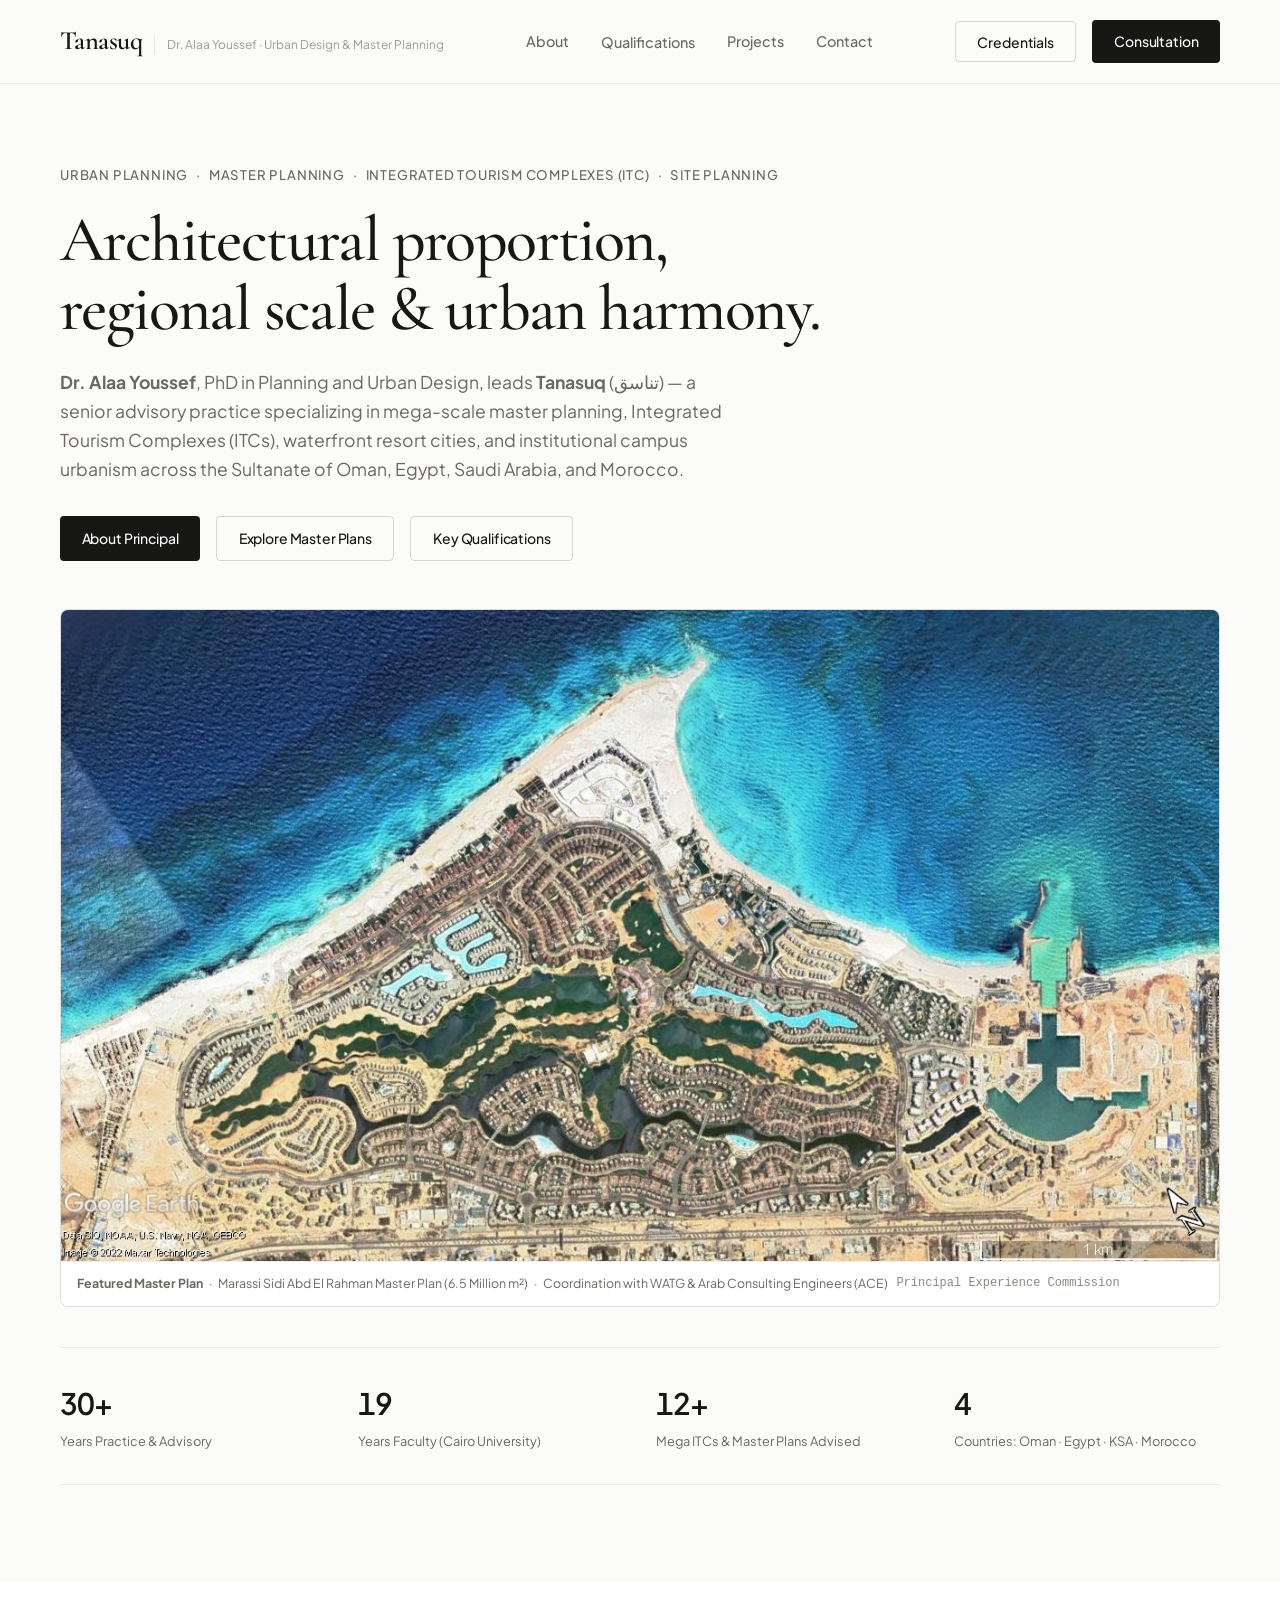
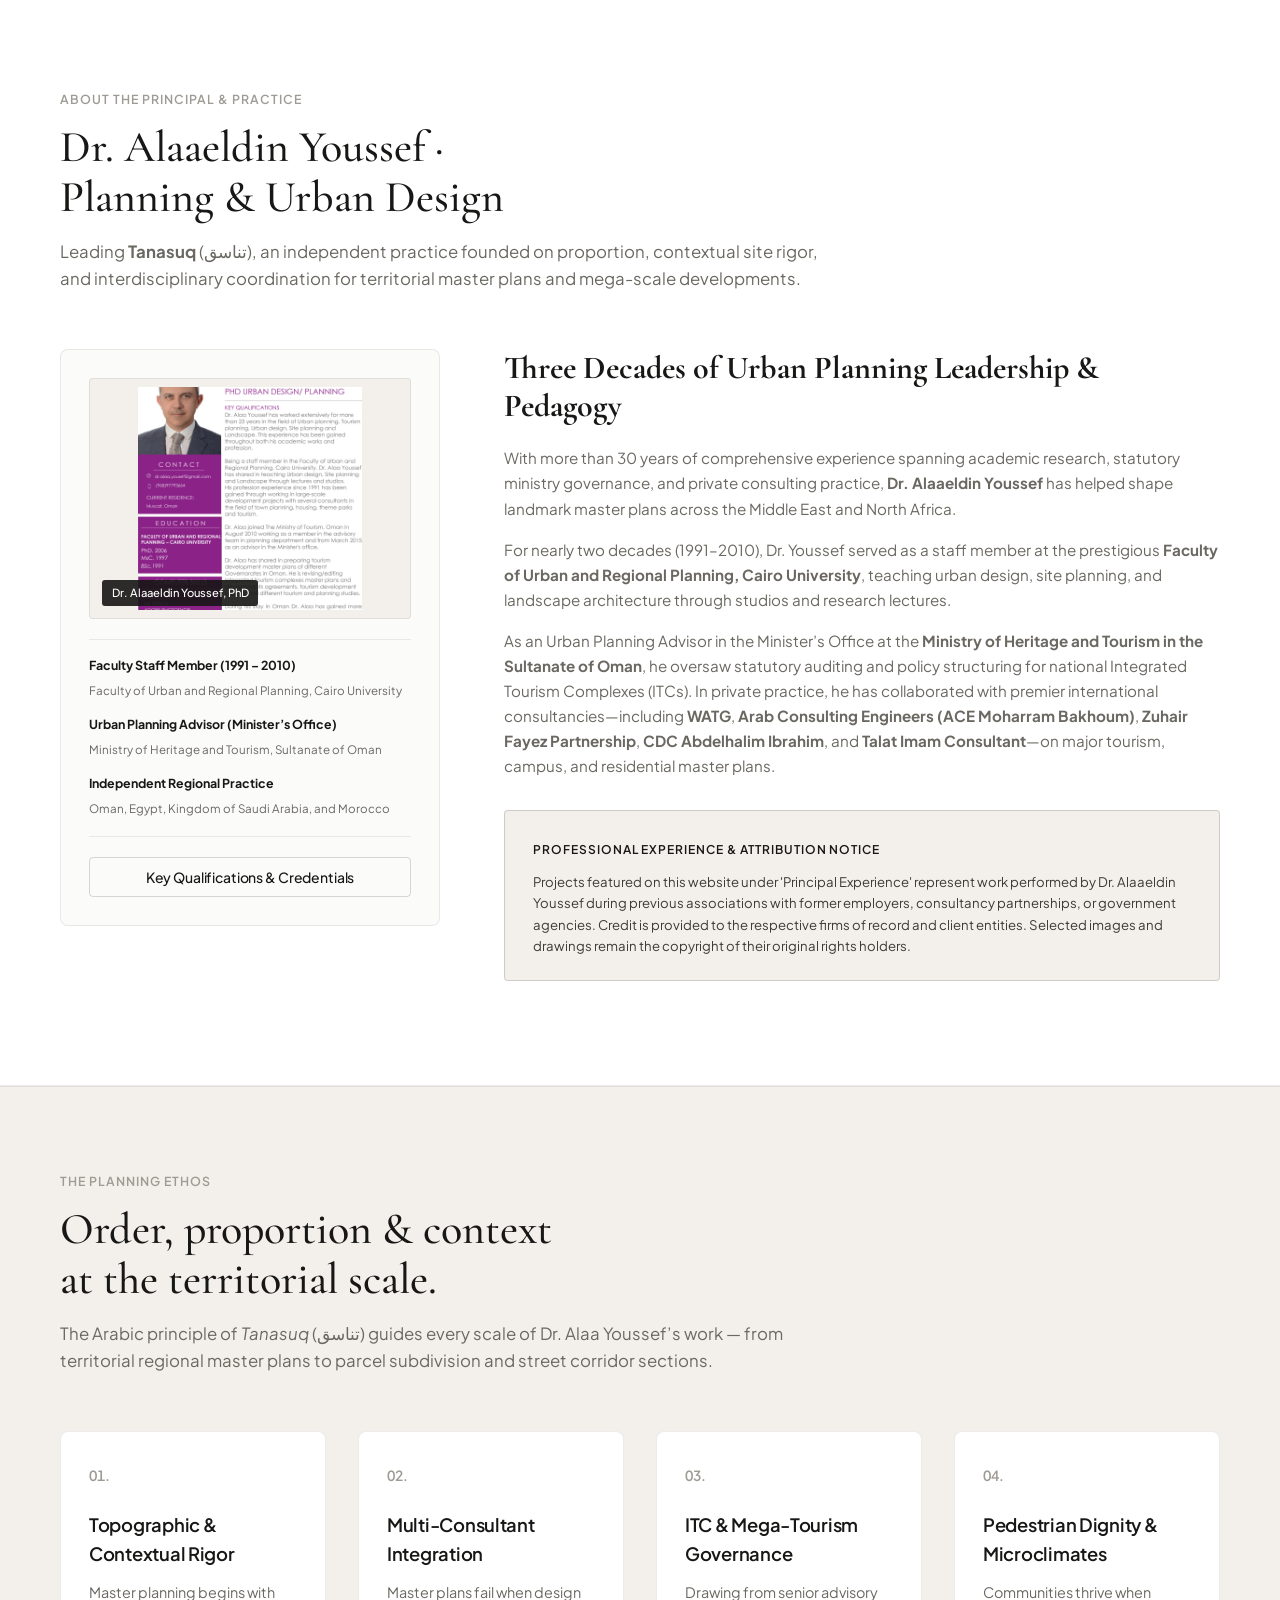
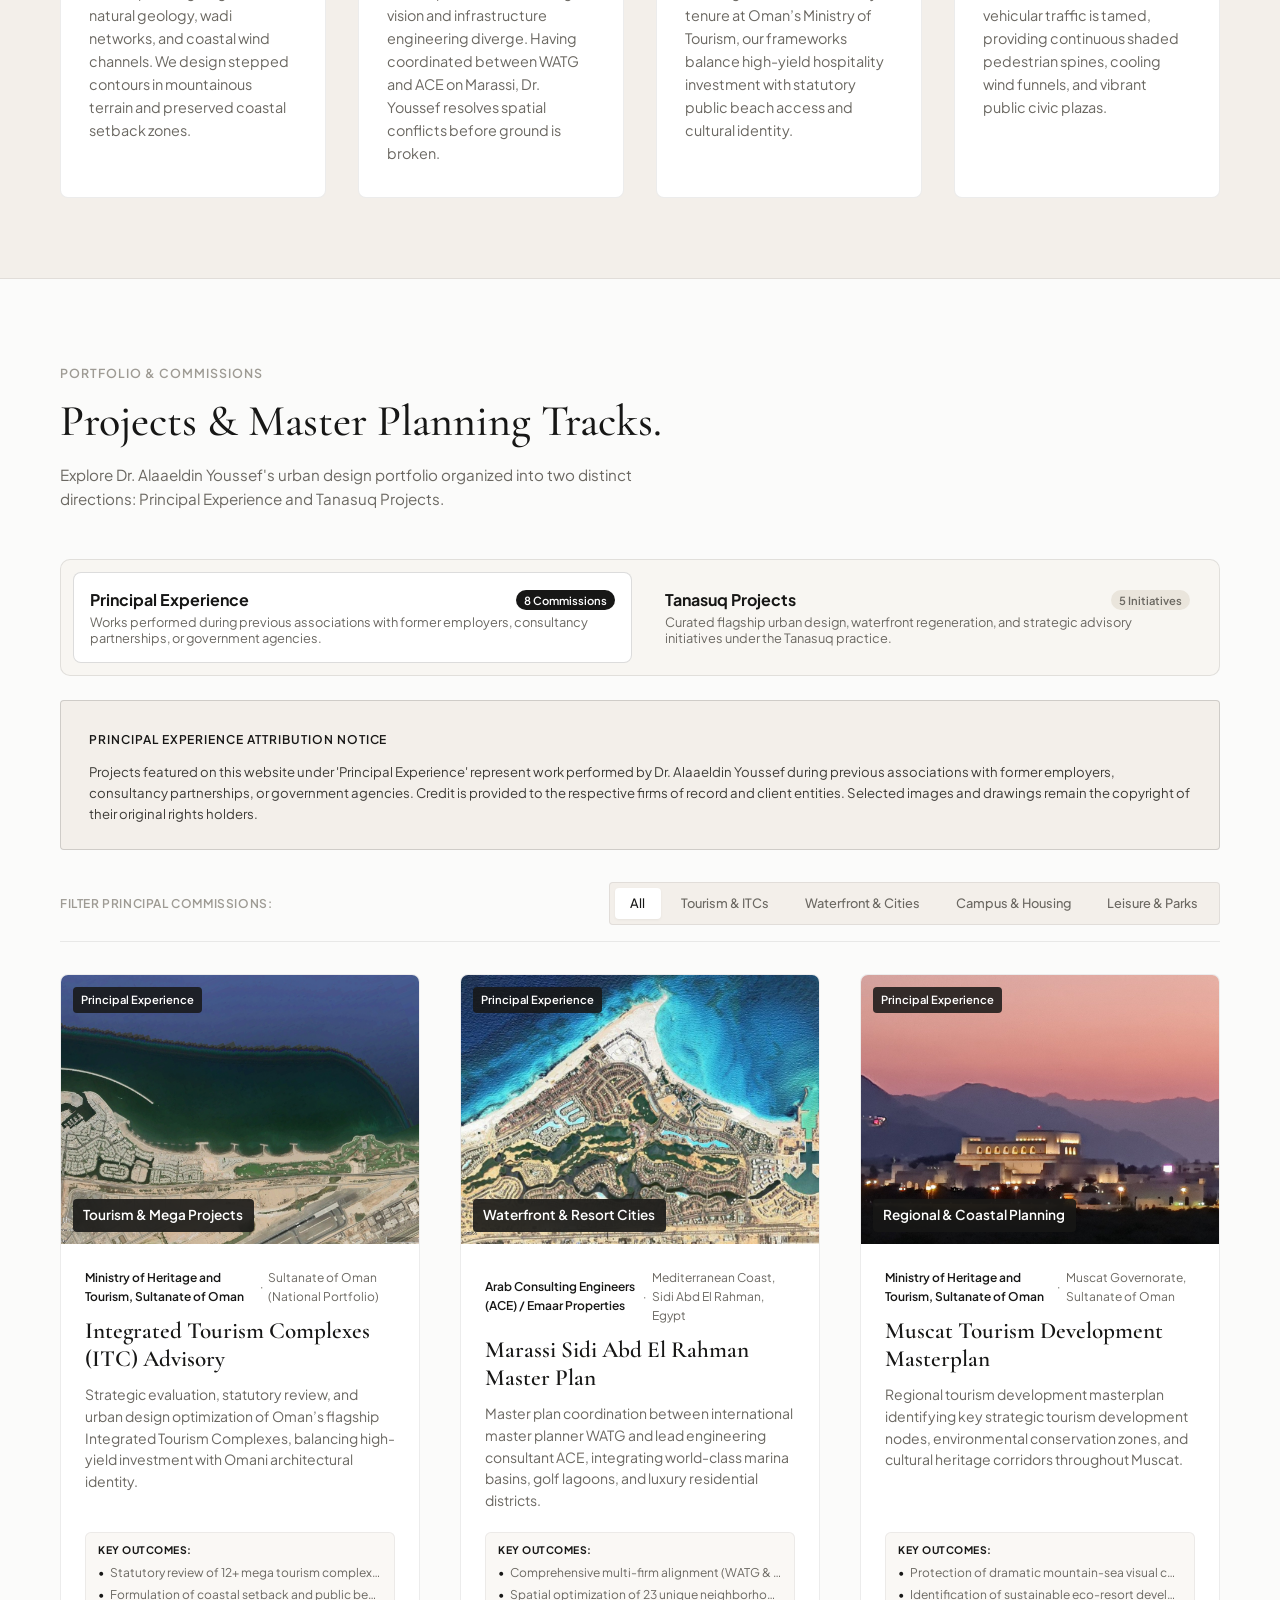
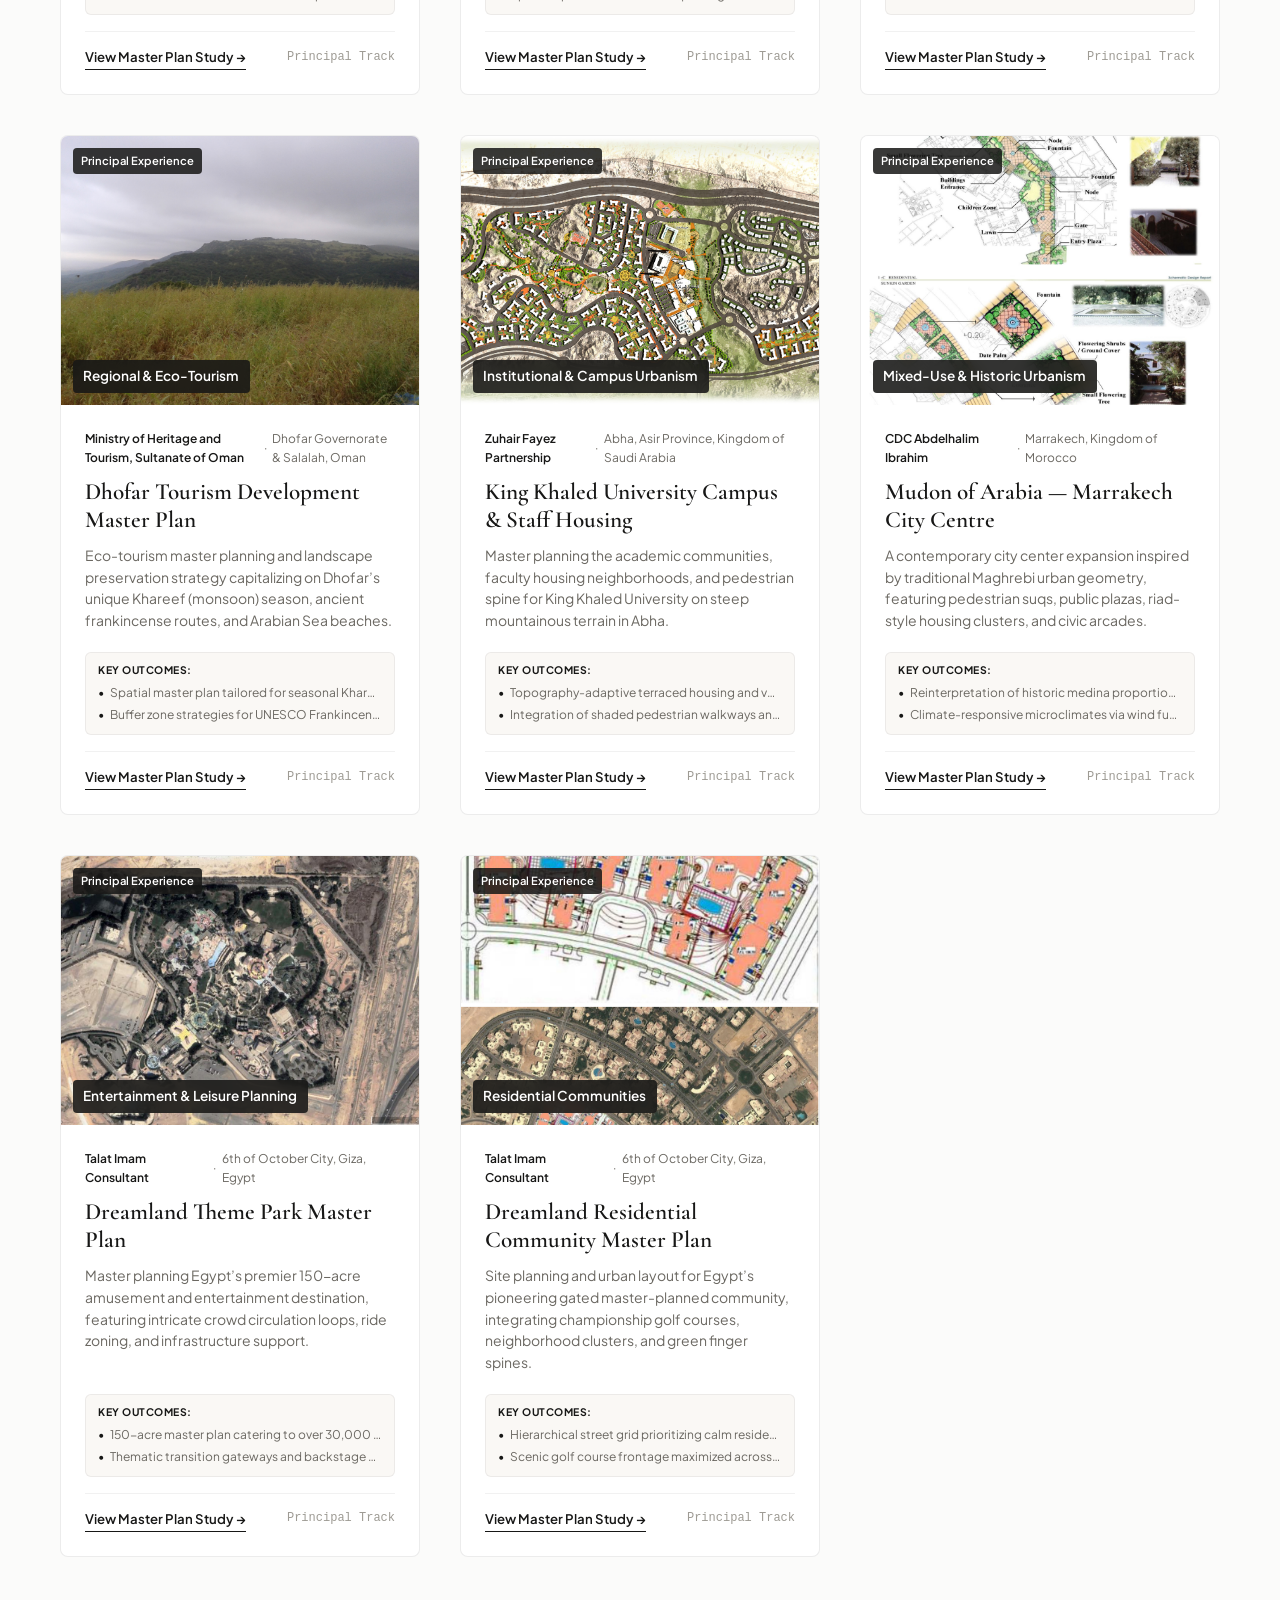
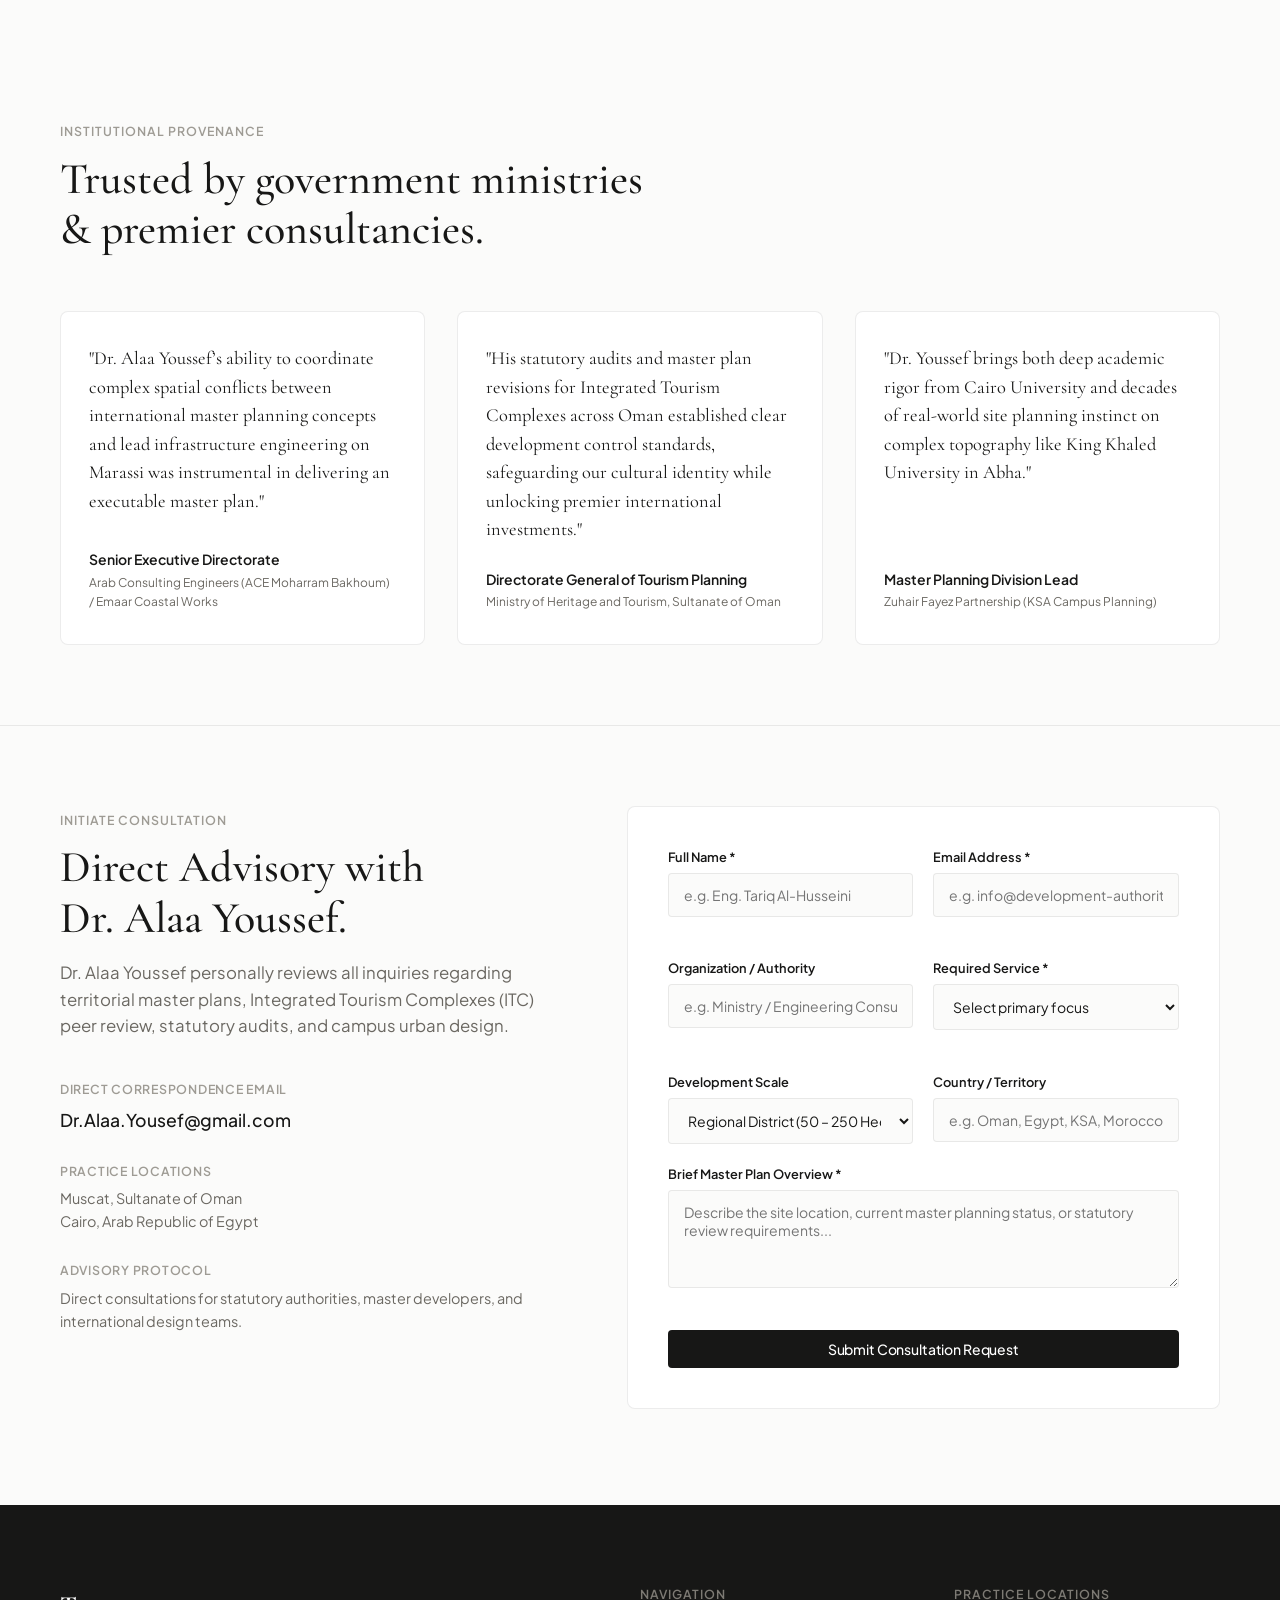
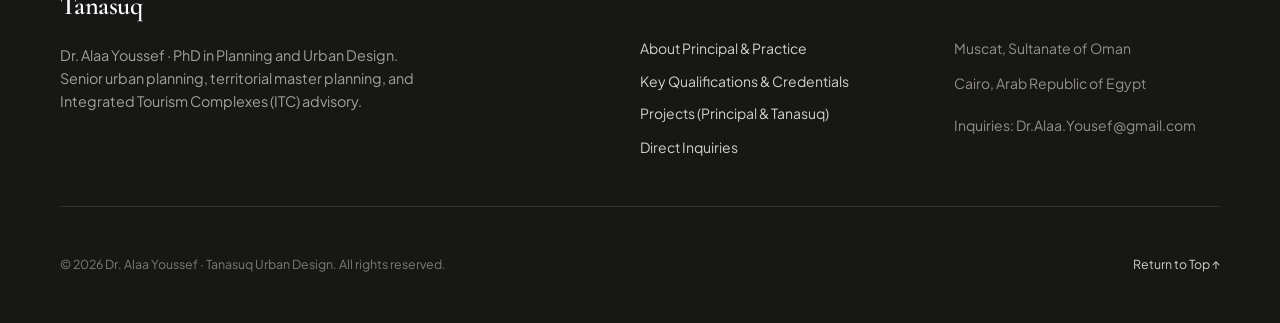
<file: public/tanasuq-site/index.html>
<!DOCTYPE html>
<html lang="en">
<head>
  <meta charset="UTF-8">
  <meta name="viewport" content="width=device-width, initial-scale=1.0">
  <title>Dr. Alaa Youssef — Tanasuq Planning & Urban Design</title>
  <meta name="description" content="Portfolio of Dr. Alaa Youssef, PhD in Planning and Urban Design. 30+ years leading mega-scale master plans, Integrated Tourism Complexes (ITCs), and waterfront developments across Oman, Egypt, Saudi Arabia, and Morocco.">
  <link rel="preconnect" href="https://fonts.googleapis.com">
  <link rel="preconnect" href="https://fonts.gstatic.com" crossorigin>
  <link href="https://fonts.googleapis.com/css2?family=Cormorant+Garamond:ital,wght@0,400;0,500;0,600;1,400;1,600&family=Plus+Jakarta+Sans:ital,wght@0,300;0,400;0,500;0,600;0,700;1,400&family=JetBrains+Mono:wght@400;500&display=swap" rel="stylesheet">
  <link rel="stylesheet" href="style.css">
</head>
<body>

  <!-- Top Bar: Strict 3-zone contract -->
  <header class="site-header" id="siteHeader">
    <div class="header-container">
      <!-- Zone 1: Wordmark -->
      <div class="brand-group">
        <a href="#hero" class="brand-wordmark">Tanasuq</a>
        <span class="brand-sub">Dr. Alaa Youssef · Urban Design & Master Planning</span>
      </div>

      <!-- Zone 2: Navigation Links -->
      <nav class="desktop-nav" aria-label="Main Navigation">
        <a href="#about" class="nav-link">About</a>
        <button class="nav-btn-link" id="navQualificationsBtn">Qualifications</button>
        <a href="#projects" class="nav-link">Projects</a>
        <a href="#contact" class="nav-link">Contact</a>
      </nav>

      <!-- Zone 3: Actions & Mobile Toggle -->
      <div class="header-actions">
        <button class="btn btn-secondary btn-header" id="headerQualBtn">Credentials</button>
        <a href="#contact" class="btn btn-primary btn-header">Consultation</a>
        <button class="mobile-toggle" id="mobileToggle" aria-label="Toggle navigation menu" aria-expanded="false">
          <span class="bar"></span>
          <span class="bar"></span>
        </button>
      </div>
    </div>
  </header>

  <!-- Mobile Drawer -->
  <div class="mobile-drawer" id="mobileDrawer" aria-hidden="true">
    <div class="mobile-drawer-content">
      <div class="mobile-drawer-header">
        <strong>Dr. Alaaeldin Youssef, PhD</strong>
        <p>Planning & Urban Design Consultant</p>
      </div>
      <nav class="mobile-nav">
        <a href="#about" class="mobile-nav-link">About Principal & Practice</a>
        <button class="mobile-nav-link text-left" id="mobNavQual">Key Qualifications & Credentials</button>
        <a href="#projects" class="mobile-nav-link">Projects (Principal & Tanasuq)</a>
        <a href="#contact" class="mobile-nav-link">Direct Inquiries</a>
      </nav>
      <div class="mobile-drawer-footer">
        <p class="mobile-coordinates">Muscat, Oman · Cairo, Egypt</p>
        <a href="#contact" class="btn btn-primary btn-block">Inquire Directly</a>
      </div>
    </div>
  </div>

  <main id="mainContent">

    <!-- Hero Section -->
    <section class="section-hero" id="hero">
      <div class="content-container">
        <div class="hero-header">
          <div class="hero-kicker">
            <span>Urban Planning</span>
            <span aria-hidden="true">·</span>
            <span>Master Planning</span>
            <span aria-hidden="true">·</span>
            <span>Integrated Tourism Complexes (ITC)</span>
            <span aria-hidden="true">·</span>
            <span>Site Planning</span>
          </div>
          <h1 class="hero-headline">
            Architectural proportion, regional scale & urban harmony.
          </h1>
          <p class="hero-subtext">
            <strong>Dr. Alaa Youssef</strong>, PhD in Planning and Urban Design, leads <strong>Tanasuq</strong> (تناسق) — a senior advisory practice specializing in mega-scale master planning, Integrated Tourism Complexes (ITCs), waterfront resort cities, and institutional campus urbanism across the Sultanate of Oman, Egypt, Saudi Arabia, and Morocco.
          </p>
          <div class="hero-actions">
            <a href="#about" class="btn btn-primary">About Principal</a>
            <a href="#works" class="btn btn-secondary">Explore Master Plans</a>
            <button class="btn btn-secondary" id="heroQualBtn">Key Qualifications</button>
          </div>
        </div>

        <!-- Dominant Visual Anchor: Marassi Master Plan -->
        <div class="hero-media-wrapper">
          <img 
            src="portfolio-images/marrasi-sidi-abd-el-rahman-1.jpg" 
            alt="Marassi Sidi Abd El Rahman Mediterranean Waterfront Master Plan, Egypt - Coordination by Dr. Alaa Youssef"
            class="hero-image"
            loading="eager"
            referrerpolicy="no-referrer"
          >
          <div class="media-caption">
            <div class="caption-left">
              <strong>Featured Master Plan</strong>
              <span aria-hidden="true">·</span>
              <span>Marassi Sidi Abd El Rahman Master Plan (6.5 Million m²)</span>
              <span aria-hidden="true">·</span>
              <span>Coordination with WATG & Arab Consulting Engineers (ACE)</span>
            </div>
            <span style="font-family:monospace; font-size:0.75rem; color:#8C8880;">Principal Experience Commission</span>
          </div>
        </div>

        <!-- Provenance Numbers Strip -->
        <div class="provenance-strip">
          <div class="provenance-item">
            <span class="provenance-num">30+</span>
            <span class="provenance-label">Years Practice & Advisory</span>
          </div>
          <div class="provenance-item">
            <span class="provenance-num">19</span>
            <span class="provenance-label">Years Faculty (Cairo University)</span>
          </div>
          <div class="provenance-item">
            <span class="provenance-num">12+</span>
            <span class="provenance-label">Mega ITCs & Master Plans Advised</span>
          </div>
          <div class="provenance-item">
            <span class="provenance-num">4</span>
            <span class="provenance-label">Countries: Oman · Egypt · KSA · Morocco</span>
          </div>
        </div>
      </div>
    </section>

    <!-- About Section -->
    <section class="section-about" id="about">
      <div class="content-container">
        <div class="section-header-compact">
          <span class="section-eyebrow">About the Principal & Practice</span>
          <h2 class="section-title">Dr. Alaaeldin Youssef · Planning & Urban Design</h2>
          <p class="section-lead">
            Leading <strong>Tanasuq</strong> (تناسق), an independent practice founded on proportion, contextual site rigor, and interdisciplinary coordination for territorial master plans and mega-scale developments.
          </p>
        </div>

        <div class="about-grid">
          <!-- Profile Card -->
          <div class="about-profile-card">
            <div class="about-img-box">
              <img 
                src="portfolio-images/about-2.jpg" 
                alt="Dr. Alaaeldin Youssef - PhD in Planning and Urban Design"
                class="about-portrait"
                loading="lazy"
              >
              <div class="about-badge-tag">Dr. Alaaeldin Youssef, PhD</div>
            </div>

            <div class="about-snapshot-list">
              <div class="about-snapshot-item">
                <strong>Faculty Staff Member (1991 – 2010)</strong>
                <span>Faculty of Urban and Regional Planning, Cairo University</span>
              </div>
              <div class="about-snapshot-item">
                <strong>Urban Planning Advisor (Minister’s Office)</strong>
                <span>Ministry of Heritage and Tourism, Sultanate of Oman</span>
              </div>
              <div class="about-snapshot-item">
                <strong>Independent Regional Practice</strong>
                <span>Oman, Egypt, Kingdom of Saudi Arabia, and Morocco</span>
              </div>
            </div>

            <div class="about-btn-row">
              <button class="btn btn-secondary btn-block" id="aboutQualBtn">Key Qualifications &amp; Credentials</button>
            </div>
          </div>

          <!-- Narrative & Attribution Statement -->
          <div class="about-narrative-col">
            <h3 class="about-col-title">Three Decades of Urban Planning Leadership & Pedagogy</h3>
            <div class="about-prose">
              <p>With more than 30 years of comprehensive experience spanning academic research, statutory ministry governance, and private consulting practice, <strong>Dr. Alaaeldin Youssef</strong> has helped shape landmark master plans across the Middle East and North Africa.</p>
              <p>For nearly two decades (1991–2010), Dr. Youssef served as a staff member at the prestigious <strong>Faculty of Urban and Regional Planning, Cairo University</strong>, teaching urban design, site planning, and landscape architecture through studios and research lectures.</p>
              <p>As an Urban Planning Advisor in the Minister’s Office at the <strong>Ministry of Heritage and Tourism in the Sultanate of Oman</strong>, he oversaw statutory auditing and policy structuring for national Integrated Tourism Complexes (ITCs). In private practice, he has collaborated with premier international consultancies—including <strong>WATG</strong>, <strong>Arab Consulting Engineers (ACE Moharram Bakhoum)</strong>, <strong>Zuhair Fayez Partnership</strong>, <strong>CDC Abdelhalim Ibrahim</strong>, and <strong>Talat Imam Consultant</strong>—on major tourism, campus, and residential master plans.</p>
            </div>

            <!-- Formal Professional Experience Notice & Credits -->
            <div class="about-attribution-box">
              <div class="attribution-header">
                <strong>Professional Experience & Attribution Notice</strong>
              </div>
              <p class="attribution-text">
                Projects featured on this website under 'Principal Experience' represent work performed by Dr. Alaaeldin Youssef during previous associations with former employers, consultancy partnerships, or government agencies. Credit is provided to the respective firms of record and client entities. Selected images and drawings remain the copyright of their original rights holders.
              </p>
            </div>
          </div>
        </div>
      </div>
    </section>

    <!-- Philosophy Section -->
    <section class="section-philosophy" id="philosophy">
      <div class="content-container">
        <div class="section-header-compact">
          <span class="section-eyebrow">The Planning Ethos</span>
          <h2 class="section-title">Order, proportion & context at the territorial scale.</h2>
          <p class="section-lead">
            The Arabic principle of <em>Tanasuq</em> (تناسق) guides every scale of Dr. Alaa Youssef’s work — from territorial regional master plans to parcel subdivision and street corridor sections.
          </p>
        </div>

        <div class="principles-grid">
          <article class="principle-card">
            <span class="card-num">01.</span>
            <h3 class="card-title">Topographic & Contextual Rigor</h3>
            <p class="card-text">Master planning begins with natural geology, wadi networks, and coastal wind channels. We design stepped contours in mountainous terrain and preserved coastal setback zones.</p>
          </article>
          <article class="principle-card">
            <span class="card-num">02.</span>
            <h3 class="card-title">Multi-Consultant Integration</h3>
            <p class="card-text">Master plans fail when design vision and infrastructure engineering diverge. Having coordinated between WATG and ACE on Marassi, Dr. Youssef resolves spatial conflicts before ground is broken.</p>
          </article>
          <article class="principle-card">
            <span class="card-num">03.</span>
            <h3 class="card-title">ITC & Mega-Tourism Governance</h3>
            <p class="card-text">Drawing from senior advisory tenure at Oman’s Ministry of Tourism, our frameworks balance high-yield hospitality investment with statutory public beach access and cultural identity.</p>
          </article>
          <article class="principle-card">
            <span class="card-num">04.</span>
            <h3 class="card-title">Pedestrian Dignity & Microclimates</h3>
            <p class="card-text">Communities thrive when vehicular traffic is tamed, providing continuous shaded pedestrian spines, cooling wind funnels, and vibrant public civic plazas.</p>
          </article>
        </div>
      </div>
    </section>

    <!-- Projects Section -->
    <section class="section-works" id="projects">
      <div id="works" style="position:relative; top:-5rem; visibility:hidden;"></div>
      <div class="content-container">
        <div class="works-header-row">
          <div>
            <span class="section-eyebrow">Portfolio & Commissions</span>
            <h2 class="section-title">Projects & Master Planning Tracks.</h2>
            <p class="works-subtitle">Explore Dr. Alaaeldin Youssef's urban design portfolio organized into two distinct directions: Principal Experience and Tanasuq Projects.</p>
          </div>
        </div>

        <!-- Sub-navigation Dual Track Selector -->
        <div class="track-selector-bar" style="display:grid; grid-template-columns:repeat(auto-fit, minmax(280px, 1fr)); gap:1rem; margin-bottom:1.5rem; background:#F8F6F2; padding:0.75rem; border-radius:10px; border:1px solid rgba(23,23,22,0.1);">
          <button type="button" class="track-btn active" id="trackPrincipalBtn" style="text-align:left; padding:1rem; border-radius:8px; border:1px solid rgba(23,23,22,0.15); background:#fff; cursor:pointer;">
            <div style="display:flex; justify-content:space-between; align-items:center; margin-bottom:0.25rem;">
              <strong style="font-size:1rem; color:#171716;">Principal Experience</strong>
              <span id="principalTrackCountBadge" style="font-size:0.7rem; font-weight:600; background:#171716; color:#fff; padding:0.2rem 0.5rem; border-radius:10px;">8 Commissions</span>
            </div>
            <p style="font-size:0.8rem; color:#6B6862; margin:0;">Works performed during previous associations with former employers, consultancy partnerships, or government agencies.</p>
          </button>
          
          <button type="button" class="track-btn" id="trackTanasuqBtn" style="text-align:left; padding:1rem; border-radius:8px; border:1px solid transparent; background:transparent; cursor:pointer;">
            <div style="display:flex; justify-content:space-between; align-items:center; margin-bottom:0.25rem;">
              <strong style="font-size:1rem; color:#171716;">Tanasuq Projects</strong>
              <span id="tanasuqTrackCountBadge" style="font-size:0.7rem; font-weight:600; background:#EAE5DC; color:#6B6862; padding:0.2rem 0.5rem; border-radius:10px;">5 Initiatives</span>
            </div>
            <p style="font-size:0.8rem; color:#6B6862; margin:0;">Curated flagship urban design, waterfront regeneration, and strategic advisory initiatives under the Tanasuq practice.</p>
          </button>
        </div>

        <!-- Track Context Banner -->
        <div id="trackAttributionBox" class="about-attribution-box" style="margin-bottom:2rem;">
          <div class="attribution-header">
            <strong id="trackAttributionTitle">Principal Experience Attribution Notice</strong>
          </div>
          <p class="attribution-text" id="trackAttributionText">
            Projects featured on this website under 'Principal Experience' represent work performed by Dr. Alaaeldin Youssef during previous associations with former employers, consultancy partnerships, or government agencies. Credit is provided to the respective firms of record and client entities. Selected images and drawings remain the copyright of their original rights holders.
          </p>
        </div>

        <!-- Filter Bar -->
        <div style="display:flex; justify-content:space-between; align-items:center; flex-wrap:wrap; gap:1rem; margin-bottom:2rem; padding-bottom:1rem; border-bottom:1px solid rgba(23,23,22,0.08);">
          <span style="font-size:0.75rem; font-weight:600; text-transform:uppercase; letter-spacing:0.05em; color:#9E9B94;" id="filterTrackLabel">Filter Principal Commissions:</span>
          <div class="filter-bar" role="tablist" aria-label="Project filter">
            <button class="filter-tab active" data-filter="all" role="tab" aria-selected="true">All</button>
            <button class="filter-tab" data-filter="tourism" role="tab" aria-selected="false">Tourism & ITCs</button>
            <button class="filter-tab" data-filter="waterfront" role="tab" aria-selected="false">Waterfront & Cities</button>
            <button class="filter-tab" data-filter="campus" role="tab" aria-selected="false">Campus & Housing</button>
            <button class="filter-tab" data-filter="leisure" role="tab" aria-selected="false">Leisure & Parks</button>
          </div>
        </div>

        <div class="works-grid" id="worksGrid">
          <!-- Populated dynamically via app.js with Dr. Alaa Youssef's authentic projects -->
        </div>
      </div>
    </section>



    <!-- Testimonials Section -->
    <section class="section-testimonials">
      <div class="content-container">
        <div class="section-header-compact">
          <span class="section-eyebrow">Institutional Provenance</span>
          <h2 class="section-title">Trusted by government ministries & premier consultancies.</h2>
        </div>

        <div class="testimonials-grid">
          <blockquote class="testimonial-card">
            <p class="quote-text">
              "Dr. Alaa Youssef’s ability to coordinate complex spatial conflicts between international master planning concepts and lead infrastructure engineering on Marassi was instrumental in delivering an executable master plan."
            </p>
            <footer class="quote-author">
              <strong class="author-name">Senior Executive Directorate</strong>
              <span class="author-role">Arab Consulting Engineers (ACE Moharram Bakhoum) / Emaar Coastal Works</span>
            </footer>
          </blockquote>

          <blockquote class="testimonial-card">
            <p class="quote-text">
              "His statutory audits and master plan revisions for Integrated Tourism Complexes across Oman established clear development control standards, safeguarding our cultural identity while unlocking premier international investments."
            </p>
            <footer class="quote-author">
              <strong class="author-name">Directorate General of Tourism Planning</strong>
              <span class="author-role">Ministry of Heritage and Tourism, Sultanate of Oman</span>
            </footer>
          </blockquote>

          <blockquote class="testimonial-card">
            <p class="quote-text">
              "Dr. Youssef brings both deep academic rigor from Cairo University and decades of real-world site planning instinct on complex topography like King Khaled University in Abha."
            </p>
            <footer class="quote-author">
              <strong class="author-name">Master Planning Division Lead</strong>
              <span class="author-role">Zuhair Fayez Partnership (KSA Campus Planning)</span>
            </footer>
          </blockquote>
        </div>
      </div>
    </section>

    <!-- Contact Section -->
    <section class="section-contact" id="contact">
      <div class="content-container">
        <div class="contact-grid">
          
          <div class="contact-info">
            <span class="section-eyebrow">Initiate Consultation</span>
            <h2 class="section-title">Direct Advisory with Dr. Alaa Youssef.</h2>
            <p class="contact-lead">
              Dr. Alaa Youssef personally reviews all inquiries regarding territorial master plans, Integrated Tourism Complexes (ITC) peer review, statutory audits, and campus urban design.
            </p>

            <div class="contact-details">
              <div class="detail-block">
                <span class="detail-label">Direct Correspondence Email</span>
                <a href="mailto:Dr.Alaa.Yousef@gmail.com" class="detail-link">Dr.Alaa.Yousef@gmail.com</a>
              </div>
              <div class="detail-block">
                <span class="detail-label">Practice Locations</span>
                <p class="detail-text">
                  Muscat, Sultanate of Oman<br>
                  Cairo, Arab Republic of Egypt
                </p>
              </div>
              <div class="detail-block">
                <span class="detail-label">Advisory Protocol</span>
                <p class="detail-text">
                  Direct consultations for statutory authorities, master developers, and international design teams.
                </p>
              </div>
            </div>
          </div>

          <div class="contact-form-wrapper">
            <form class="contact-form" id="contactForm" novalidate>
              
              <div class="form-row">
                <div class="form-field">
                  <label for="clientName" class="field-label">Full Name *</label>
                  <input type="text" id="clientName" name="name" class="field-input" placeholder="e.g. Eng. Tariq Al-Husseini" required>
                  <span class="field-error" id="nameError"></span>
                </div>
                <div class="form-field">
                  <label for="clientEmail" class="field-label">Email Address *</label>
                  <input type="email" id="clientEmail" name="email" class="field-input" placeholder="e.g. info@development-authority.om" required>
                  <span class="field-error" id="emailError"></span>
                </div>
              </div>

              <div class="form-row">
                <div class="form-field">
                  <label for="clientCompany" class="field-label">Organization / Authority</label>
                  <input type="text" id="clientCompany" name="company" class="field-input" placeholder="e.g. Ministry / Engineering Consultant / Developer">
                </div>
                <div class="form-field">
                  <label for="disciplineRequired" class="field-label">Required Service *</label>
                  <select id="disciplineRequired" name="discipline" class="field-input select-input" required>
                    <option value="" disabled selected>Select primary focus</option>
                    <option value="Integrated Tourism Complexes (ITC) & Master Planning">Integrated Tourism Complexes (ITC) & Master Planning</option>
                    <option value="Waterfront & Coastal Master Planning">Waterfront & Coastal Master Planning</option>
                    <option value="Campus & Community Master Planning">Campus & Community Master Planning</option>
                    <option value="Master Plan Peer Review & Coordination">Master Plan Peer Review & Coordination</option>
                  </select>
                  <span class="field-error" id="disciplineError"></span>
                </div>
              </div>

              <div class="form-row">
                <div class="form-field">
                  <label for="projectScale" class="field-label">Development Scale</label>
                  <select id="projectScale" name="scale" class="field-input select-input">
                    <option value="Focused Parcel (< 50 Hectares)">Focused Parcel (&lt; 50 Hectares)</option>
                    <option value="Regional District (50 – 250 Hectares)" selected>Regional District (50 – 250 Hectares)</option>
                    <option value="Territorial Mega-Development (> 250 Hectares)">Territorial Mega-Development (&gt; 250 Hectares)</option>
                  </select>
                </div>
                <div class="form-field">
                  <label for="projectLocation" class="field-label">Country / Territory</label>
                  <input type="text" id="projectLocation" name="location" class="field-input" placeholder="e.g. Oman, Egypt, KSA, Morocco">
                </div>
              </div>

              <div class="form-field">
                <label for="clientMessage" class="field-label">Brief Master Plan Overview *</label>
                <textarea id="clientMessage" name="message" class="field-textarea" rows="4" placeholder="Describe the site location, current master planning status, or statutory review requirements..." required></textarea>
                <span class="field-error" id="messageError"></span>
              </div>

              <button type="submit" class="btn btn-primary btn-block" id="submitBtn">
                Submit Consultation Request
              </button>

              <div class="form-success-banner" id="formSuccess" style="display: none;" role="status">
                <strong>Advisory Inquiry Dispatched</strong>
                <p>Thank you. Dr. Alaa Youssef has received your project briefing and will respond within 24 business hours.</p>
              </div>

            </form>
          </div>

        </div>
      </div>
    </section>

  </main>

  <!-- Case Study Modal -->
  <div class="modal-backdrop" id="caseStudyModal" aria-hidden="true" role="dialog" aria-modal="true">
    <div class="modal-dialog">
      <button class="modal-close-btn" id="modalCloseBtn" aria-label="Close case study details">&times;</button>
      <div class="modal-body" id="modalBody">
        <!-- Content injected dynamically via app.js -->
      </div>
    </div>
  </div>

  <!-- Qualifications & CV Modal -->
  <div class="modal-backdrop" id="qualificationsModal" aria-hidden="true" role="dialog" aria-modal="true">
    <div class="modal-dialog modal-dialog-large">
      <button class="modal-close-btn" id="qualCloseBtn" aria-label="Close credentials view">&times;</button>
      <div class="modal-body" id="qualBody">
        <!-- Content injected dynamically via app.js -->
      </div>
    </div>
  </div>

  <!-- Footer -->
  <footer class="site-footer">
    <div class="content-container footer-inner">
      <div class="footer-brand-col">
        <a href="#hero" class="brand-wordmark">Tanasuq</a>
        <p class="footer-tagline">
          Dr. Alaa Youssef · PhD in Planning and Urban Design.<br>
          Senior urban planning, territorial master planning, and Integrated Tourism Complexes (ITC) advisory.
        </p>
      </div>

      <div class="footer-links-col">
        <span class="footer-heading">Navigation</span>
        <a href="#about" class="footer-link">About Principal & Practice</a>
        <button class="footer-nav-btn" id="footerQualBtn">Key Qualifications &amp; Credentials</button>
        <a href="#projects" class="footer-link">Projects (Principal & Tanasuq)</a>
        <a href="#contact" class="footer-link">Direct Inquiries</a>
      </div>

      <div class="footer-links-col">
        <span class="footer-heading">Practice Locations</span>
        <span class="footer-static-item">Muscat, Sultanate of Oman</span>
        <span class="footer-static-item">Cairo, Arab Republic of Egypt</span>
        <span class="footer-static-item" style="margin-top: 0.5rem;">Inquiries: Dr.Alaa.Yousef@gmail.com</span>
      </div>

      <div class="footer-bottom-row">
        <p class="footer-copy">&copy; <span id="currentYear">2026</span> Dr. Alaa Youssef · Tanasuq Urban Design. All rights reserved.</p>
        <div class="footer-meta-links">
          <a href="#hero" class="back-to-top">Return to Top &uarr;</a>
        </div>
      </div>
    </div>
  </footer>

  <script src="app.js"></script>
</body>
</html>
</file>
<file: public/tanasuq-site/style.css>
/* ==========================================================================
   Tanasuq Design Studio — Stylesheet
   Crafted with architectural proportion, zero-pill discipline, and calm restraint.
   ========================================================================== */

:root {
  --font-sans: 'Plus Jakarta Sans', -apple-system, BlinkMacSystemFont, 'Segoe UI', Roboto, sans-serif;
  --font-serif: 'Cormorant Garamond', Georgia, serif;
  --font-mono: 'JetBrains Mono', monospace;

  /* 60-30-10 Disciplined Palette */
  --canvas: #FBFBFA;
  --canvas-subtle: #F3EFEA;
  --surface-card: #FFFFFF;
  --surface-border: rgba(23, 23, 22, 0.08);
  --surface-border-strong: rgba(23, 23, 22, 0.16);

  --text-main: #171716;
  --text-muted: #6B6862;
  --text-faint: #9E9B94;

  --accent-primary: #171716;
  --accent-hover: #333230;
  --accent-light: #ECE8E1;

  --container-max: 1240px;
  --radius-sm: 4px;
  --radius-md: 8px;
  --radius-lg: 12px;

  --ease-smooth: cubic-bezier(0.16, 1, 0.3, 1);
}

/* Global Reset & Base */
*, *::before, *::after {
  box-sizing: border-box;
  margin: 0;
  padding: 0;
}

html {
  font-size: 16px;
  scroll-behavior: smooth;
  -webkit-text-size-adjust: 100%;
}

body {
  font-family: var(--font-sans);
  background-color: var(--canvas);
  color: var(--text-main);
  line-height: 1.6;
  font-weight: 400;
  overflow-x: hidden;
  text-rendering: optimizeLegibility;
}

img {
  max-width: 100%;
  height: auto;
  display: block;
}

a {
  color: inherit;
  text-decoration: none;
  transition: color 180ms var(--ease-smooth);
}

button {
  font-family: inherit;
  cursor: pointer;
  border: none;
  background: none;
}

input, select, textarea {
  font-family: inherit;
}

.content-container {
  max-width: var(--container-max);
  margin: 0 auto;
  padding: 0 1.5rem;
}

@media (min-width: 768px) {
  .content-container {
    padding: 0 2.5rem;
  }
}

/* ==========================================================================
   Header & Top Bar Contract (1-row, 3-zone contract)
   ========================================================================== */

.site-header {
  position: sticky;
  top: 0;
  z-index: 100;
  background-color: rgba(251, 251, 250, 0.94);
  backdrop-filter: blur(12px);
  -webkit-backdrop-filter: blur(12px);
  border-bottom: 1px solid var(--surface-border);
  transition: background-color 200ms var(--ease-smooth);
}

.header-container {
  max-width: var(--container-max);
  margin: 0 auto;
  padding: 1rem 1.5rem;
  display: flex;
  align-items: center;
  justify-content: space-between;
  gap: 2rem;
}

@media (min-width: 768px) {
  .header-container {
    padding: 1.25rem 2.5rem;
  }
}

/* Zone 1: Brand Wordmark */
.brand-wordmark {
  font-family: var(--font-serif);
  font-size: 1.65rem;
  font-weight: 600;
  letter-spacing: -0.02em;
  color: var(--text-main);
  white-space: nowrap;
  flex-shrink: 0;
}

/* Zone 2: Navigation Links */
.desktop-nav {
  display: none;
  align-items: center;
  gap: 2rem;
}

@media (min-width: 860px) {
  .desktop-nav {
    display: flex;
  }
}

.nav-link {
  font-size: 0.9rem;
  font-weight: 500;
  color: var(--text-muted);
  white-space: nowrap;
  position: relative;
  padding: 0.25rem 0;
}

.nav-link:hover {
  color: var(--text-main);
}

.nav-link::after {
  content: '';
  position: absolute;
  bottom: 0;
  left: 0;
  width: 0%;
  height: 1px;
  background-color: var(--text-main);
  transition: width 200ms var(--ease-smooth);
}

.nav-link:hover::after {
  width: 100%;
}

/* Zone 3: Actions */
.header-actions {
  display: flex;
  align-items: center;
  gap: 1rem;
}

.btn-header {
  display: none;
}

@media (min-width: 640px) {
  .btn-header {
    display: inline-flex;
  }
}

/* Mobile Toggle */
.mobile-toggle {
  display: flex;
  flex-direction: column;
  justify-content: center;
  gap: 6px;
  width: 38px;
  height: 38px;
  padding: 8px;
  border-radius: var(--radius-sm);
  background: transparent;
}

@media (min-width: 860px) {
  .mobile-toggle {
    display: none;
  }
}

.mobile-toggle .bar {
  display: block;
  width: 100%;
  height: 1.5px;
  background-color: var(--text-main);
  transition: transform 200ms var(--ease-smooth);
}

.mobile-toggle.active .bar:nth-child(1) {
  transform: translateY(3.75px) rotate(45deg);
}

.mobile-toggle.active .bar:nth-child(2) {
  transform: translateY(-3.75px) rotate(-45deg);
}

/* Mobile Drawer */
.mobile-drawer {
  position: fixed;
  top: 61px;
  left: 0;
  right: 0;
  background-color: var(--canvas);
  border-bottom: 1px solid var(--surface-border);
  padding: 2rem 1.5rem;
  display: none;
  z-index: 99;
}

.mobile-drawer.open {
  display: block;
  animation: slideDown 200ms var(--ease-smooth);
}

@keyframes slideDown {
  from { opacity: 0; transform: translateY(-8px); }
  to { opacity: 1; transform: translateY(0); }
}

.mobile-nav {
  display: flex;
  flex-direction: column;
  gap: 1.25rem;
  margin-bottom: 2rem;
}

.mobile-nav-link {
  font-size: 1.2rem;
  font-weight: 500;
  color: var(--text-main);
}

.mobile-drawer-footer {
  border-top: 1px solid var(--surface-border);
  padding-top: 1.5rem;
  display: flex;
  flex-direction: column;
  gap: 1rem;
}

.mobile-coordinates {
  font-size: 0.85rem;
  color: var(--text-muted);
}

/* ==========================================================================
   Buttons
   ========================================================================== */

.btn {
  display: inline-flex;
  align-items: center;
  justify-content: center;
  padding: 0.65rem 1.35rem;
  font-size: 0.875rem;
  font-weight: 500;
  letter-spacing: -0.01em;
  white-space: nowrap;
  border-radius: var(--radius-sm);
  transition: all 180ms var(--ease-smooth);
  text-decoration: none;
}

.btn-primary {
  background-color: var(--accent-primary);
  color: #FFFFFF;
}

.btn-primary:hover {
  background-color: var(--accent-hover);
  transform: translateY(-1px);
}

.btn-secondary {
  background-color: transparent;
  color: var(--text-main);
  border: 1px solid var(--surface-border-strong);
}

.btn-secondary:hover {
  background-color: var(--canvas-subtle);
  border-color: var(--text-main);
}

.btn-block {
  width: 100%;
}

/* ==========================================================================
   Section: Hero
   ========================================================================== */

.section-hero {
  padding: 3.5rem 0 4rem;
}

@media (min-width: 768px) {
  .section-hero {
    padding: 5rem 0 6rem;
  }
}

.hero-header {
  max-width: 820px;
  margin-bottom: 3rem;
}

.hero-kicker {
  display: flex;
  align-items: center;
  gap: 0.5rem;
  font-size: 0.825rem;
  font-weight: 500;
  color: var(--text-muted);
  text-transform: uppercase;
  letter-spacing: 0.06em;
  margin-bottom: 1.25rem;
}

.hero-headline {
  font-family: var(--font-serif);
  font-size: clamp(2.35rem, 5vw, 4.15rem);
  line-height: 1.08;
  font-weight: 500;
  letter-spacing: -0.025em;
  color: var(--text-main);
  margin-bottom: 1.5rem;
  text-wrap: balance;
}

.hero-subtext {
  font-size: 1.1rem;
  line-height: 1.65;
  color: var(--text-muted);
  max-width: 680px;
  margin-bottom: 2rem;
}

.hero-actions {
  display: flex;
  flex-wrap: wrap;
  gap: 1rem;
}

/* Hero Media Carrier */
.hero-media-wrapper {
  position: relative;
  border-radius: var(--radius-md);
  overflow: hidden;
  margin-bottom: 2.5rem;
  border: 1px solid var(--surface-border);
  background-color: var(--canvas-subtle);
}

.hero-image {
  width: 100%;
  aspect-ratio: 16 / 9;
  object-fit: cover;
  display: block;
}

.media-caption {
  padding: 0.75rem 1rem;
  background-color: var(--surface-card);
  border-top: 1px solid var(--surface-border);
  display: flex;
  align-items: center;
  gap: 0.5rem;
  font-size: 0.775rem;
  color: var(--text-muted);
}

/* Provenance Strip */
.provenance-strip {
  display: grid;
  grid-template-columns: repeat(2, 1fr);
  gap: 1.5rem 1rem;
  padding: 2rem 0;
  border-top: 1px solid var(--surface-border);
  border-bottom: 1px solid var(--surface-border);
}

@media (min-width: 768px) {
  .provenance-strip {
    grid-template-columns: repeat(4, 1fr);
    gap: 2rem;
  }
}

.provenance-item {
  display: flex;
  flex-direction: column;
  gap: 0.25rem;
}

.provenance-num {
  font-size: 1.85rem;
  font-weight: 600;
  font-family: var(--font-sans);
  letter-spacing: -0.03em;
  color: var(--text-main);
  font-variant-numeric: tabular-nums;
}

.provenance-label {
  font-size: 0.8rem;
  color: var(--text-muted);
}

/* ==========================================================================
   Section: Philosophy
   ========================================================================== */

.section-philosophy {
  padding: 5rem 0;
  background-color: var(--canvas-subtle);
  border-top: 1px solid var(--surface-border);
  border-bottom: 1px solid var(--surface-border);
}

.section-header-compact {
  max-width: 760px;
  margin-bottom: 3.5rem;
}

.section-eyebrow {
  display: inline-block;
  font-size: 0.775rem;
  font-weight: 600;
  text-transform: uppercase;
  letter-spacing: 0.08em;
  color: var(--text-faint);
  margin-bottom: 0.75rem;
}

.section-title {
  font-family: var(--font-serif);
  font-size: clamp(1.85rem, 3.5vw, 2.75rem);
  line-height: 1.15;
  font-weight: 500;
  color: var(--text-main);
  margin-bottom: 1rem;
  text-wrap: balance;
}

.section-lead {
  font-size: 1.05rem;
  line-height: 1.6;
  color: var(--text-muted);
}

.principles-grid {
  display: grid;
  grid-template-columns: 1fr;
  gap: 1.5rem;
}

@media (min-width: 768px) {
  .principles-grid {
    grid-template-columns: repeat(2, 1fr);
    gap: 2rem;
  }
}

@media (min-width: 1024px) {
  .principles-grid {
    grid-template-columns: repeat(4, 1fr);
  }
}

.principle-card {
  background-color: var(--surface-card);
  padding: 2rem 1.75rem;
  border-radius: var(--radius-md);
  border: 1px solid var(--surface-border);
  display: flex;
  flex-direction: column;
}

.card-num {
  font-size: 0.875rem;
  font-weight: 600;
  color: var(--text-faint);
  margin-bottom: 1.5rem;
  font-variant-numeric: tabular-nums;
}

.card-title {
  font-size: 1.15rem;
  font-weight: 600;
  letter-spacing: -0.015em;
  margin-bottom: 0.75rem;
  color: var(--text-main);
}

.card-text {
  font-size: 0.9rem;
  color: var(--text-muted);
  line-height: 1.6;
}

/* ==========================================================================
   Section: Selected Works
   ========================================================================== */

.section-works {
  padding: 5rem 0;
}

.works-header-row {
  display: flex;
  flex-direction: column;
  gap: 1.5rem;
  margin-bottom: 3rem;
}

@media (min-width: 768px) {
  .works-header-row {
    flex-direction: row;
    align-items: flex-end;
    justify-content: space-between;
  }
}

/* Interactive Filter Segmented Control */
.filter-bar {
  display: flex;
  flex-wrap: wrap;
  gap: 0.35rem;
  padding: 0.35rem;
  background-color: var(--canvas-subtle);
  border: 1px solid var(--surface-border);
  border-radius: var(--radius-sm);
  width: fit-content;
}

.filter-tab {
  padding: 0.45rem 0.95rem;
  font-size: 0.8rem;
  font-weight: 500;
  border-radius: var(--radius-sm);
  color: var(--text-muted);
  white-space: nowrap;
  transition: all 150ms var(--ease-smooth);
}

.filter-tab:hover {
  color: var(--text-main);
}

.filter-tab.active {
  background-color: var(--surface-card);
  color: var(--text-main);
  box-shadow: 0 1px 3px rgba(0, 0, 0, 0.05);
}

/* Works Grid */
.works-grid {
  display: grid;
  grid-template-columns: 1fr;
  gap: 2.5rem;
}

@media (min-width: 768px) {
  .works-grid {
    grid-template-columns: repeat(2, 1fr);
  }
}

@media (min-width: 1080px) {
  .works-grid {
    grid-template-columns: repeat(3, 1fr);
  }
}

.work-card {
  background-color: var(--surface-card);
  border: 1px solid var(--surface-border);
  border-radius: var(--radius-md);
  overflow: hidden;
  display: flex;
  flex-direction: column;
  transition: border-color 200ms var(--ease-smooth);
}

.work-card:hover {
  border-color: var(--surface-border-strong);
}

.work-media {
  position: relative;
  aspect-ratio: 4 / 3;
  overflow: hidden;
  background-color: var(--canvas-subtle);
}

.work-img {
  width: 100%;
  height: 100%;
  object-fit: cover;
  transition: transform 400ms var(--ease-smooth);
}

.work-card:hover .work-img {
  transform: scale(1.025);
}

.work-metric-badge {
  position: absolute;
  bottom: 0.75rem;
  left: 0.75rem;
  background-color: rgba(23, 23, 22, 0.88);
  backdrop-filter: blur(8px);
  -webkit-backdrop-filter: blur(8px);
  color: #FFFFFF;
  padding: 0.35rem 0.65rem;
  border-radius: var(--radius-sm);
  display: flex;
  align-items: baseline;
  gap: 0.35rem;
}

.metric-value {
  font-size: 0.85rem;
  font-weight: 600;
  font-variant-numeric: tabular-nums;
}

.metric-desc {
  font-size: 0.7rem;
  color: #D1CFCA;
}

.work-content {
  padding: 1.5rem;
  display: flex;
  flex-direction: column;
  flex-grow: 1;
}

.work-meta {
  display: flex;
  align-items: center;
  gap: 0.35rem;
  font-size: 0.75rem;
  color: var(--text-muted);
  margin-bottom: 0.75rem;
}

.work-title {
  font-family: var(--font-serif);
  font-size: 1.45rem;
  font-weight: 600;
  line-height: 1.2;
  color: var(--text-main);
  margin-bottom: 0.65rem;
}

.work-summary {
  font-size: 0.875rem;
  color: var(--text-muted);
  line-height: 1.55;
  margin-bottom: 1.25rem;
  flex-grow: 1;
}

.work-cta-btn {
  font-size: 0.825rem;
  font-weight: 600;
  color: var(--text-main);
  text-align: left;
  display: inline-flex;
  align-items: center;
  gap: 0.35rem;
  padding: 0.25rem 0;
  border-bottom: 1px solid var(--text-main);
  width: fit-content;
  transition: opacity 150ms var(--ease-smooth);
}

.work-cta-btn:hover {
  opacity: 0.7;
}

/* ==========================================================================
   Section: Disciplines
   ========================================================================== */

.section-disciplines {
  padding: 5rem 0;
  border-top: 1px solid var(--surface-border);
}

.disciplines-list {
  display: flex;
  flex-direction: column;
  gap: 2rem;
}

.discipline-row {
  display: grid;
  grid-template-columns: 1fr;
  gap: 1rem;
  padding: 2.25rem 0;
  border-bottom: 1px solid var(--surface-border);
}

@media (min-width: 768px) {
  .discipline-row {
    grid-template-columns: 80px 1fr 180px;
    gap: 2rem;
  }
}

.discipline-num {
  font-size: 1.25rem;
  font-weight: 600;
  color: var(--text-faint);
  font-variant-numeric: tabular-nums;
}

.discipline-title {
  font-family: var(--font-serif);
  font-size: 1.75rem;
  font-weight: 500;
  color: var(--text-main);
  margin-bottom: 0.75rem;
}

.discipline-desc {
  font-size: 0.95rem;
  color: var(--text-muted);
  line-height: 1.6;
  max-width: 680px;
  margin-bottom: 1.25rem;
}

.discipline-deliverables {
  display: flex;
  flex-wrap: wrap;
  align-items: center;
  gap: 0.35rem 0.5rem;
  font-size: 0.775rem;
  color: var(--text-muted);
}

.timeline-tag {
  display: inline-block;
  font-size: 0.8rem;
  font-weight: 500;
  color: var(--text-muted);
  font-variant-numeric: tabular-nums;
}

@media (min-width: 768px) {
  .discipline-time {
    text-align: right;
  }
}

/* ==========================================================================
   Section: Interactive Estimator
   ========================================================================== */

.section-estimator {
  padding: 5rem 0;
  background-color: var(--canvas-subtle);
  border-top: 1px solid var(--surface-border);
  border-bottom: 1px solid var(--surface-border);
}

.estimator-box {
  background-color: var(--surface-card);
  border: 1px solid var(--surface-border);
  border-radius: var(--radius-md);
  padding: 2rem 1.5rem;
}

@media (min-width: 768px) {
  .estimator-box {
    padding: 3.5rem 3rem;
  }
}

.estimator-header {
  max-width: 720px;
  margin-bottom: 2.5rem;
}

.estimator-desc {
  font-size: 1rem;
  color: var(--text-muted);
}

.estimator-grid {
  display: grid;
  grid-template-columns: 1fr;
  gap: 2.5rem;
}

@media (min-width: 960px) {
  .estimator-grid {
    grid-template-columns: 1fr 380px;
    gap: 3.5rem;
  }
}

.control-group {
  margin-bottom: 1.75rem;
}

.control-label {
  display: block;
  font-size: 0.85rem;
  font-weight: 600;
  color: var(--text-main);
  margin-bottom: 0.85rem;
}

.checkbox-buttons {
  display: grid;
  grid-template-columns: 1fr;
  gap: 0.75rem;
}

@media (min-width: 600px) {
  .checkbox-buttons {
    grid-template-columns: repeat(2, 1fr);
  }
}

.check-pill {
  display: flex;
  align-items: center;
  gap: 0.65rem;
  padding: 0.75rem 1rem;
  background-color: var(--canvas);
  border: 1px solid var(--surface-border);
  border-radius: var(--radius-sm);
  cursor: pointer;
  transition: all 150ms var(--ease-smooth);
}

.check-pill input {
  opacity: 0;
  position: absolute;
}

.check-box-custom {
  width: 18px;
  height: 18px;
  border: 1.5px solid var(--text-faint);
  border-radius: 3px;
  display: flex;
  align-items: center;
  justify-content: center;
  transition: all 150ms var(--ease-smooth);
}

.check-pill input:checked + .check-box-custom {
  background-color: var(--text-main);
  border-color: var(--text-main);
}

.check-pill input:checked + .check-box-custom::after {
  content: '✓';
  color: #FFFFFF;
  font-size: 11px;
}

.check-title {
  font-size: 0.825rem;
  font-weight: 500;
  color: var(--text-main);
}

.styled-select {
  width: 100%;
  padding: 0.75rem 1rem;
  background-color: var(--canvas);
  border: 1px solid var(--surface-border);
  border-radius: var(--radius-sm);
  font-size: 0.875rem;
  color: var(--text-main);
  outline: none;
  transition: border-color 150ms var(--ease-smooth);
}

.styled-select:focus {
  border-color: var(--text-main);
}

/* Result Card */
.result-card {
  background-color: var(--canvas-subtle);
  border: 1px solid var(--surface-border);
  border-radius: var(--radius-sm);
  padding: 1.75rem;
  display: flex;
  flex-direction: column;
  gap: 1.25rem;
}

.result-eyebrow {
  font-size: 0.75rem;
  font-weight: 600;
  text-transform: uppercase;
  letter-spacing: 0.06em;
  color: var(--text-muted);
}

.result-metric-row {
  display: flex;
  flex-direction: column;
  gap: 1.25rem;
  padding-bottom: 1.25rem;
  border-bottom: 1px solid var(--surface-border);
}

.metric-caption {
  font-size: 0.75rem;
  color: var(--text-muted);
  display: block;
  margin-bottom: 0.25rem;
}

.metric-large {
  font-size: 1.45rem;
  font-weight: 600;
  font-variant-numeric: tabular-nums;
  color: var(--text-main);
  letter-spacing: -0.02em;
}

.result-breakdown {
  display: flex;
  flex-direction: column;
  gap: 0.65rem;
  font-size: 0.8rem;
  color: var(--text-muted);
}

.breakdown-item {
  display: flex;
  justify-content: space-between;
  align-items: center;
}

.estimate-note {
  font-size: 0.725rem;
  color: var(--text-faint);
  line-height: 1.5;
}

/* ==========================================================================
   Section: Testimonials
   ========================================================================== */

.section-testimonials {
  padding: 5rem 0;
}

.testimonials-grid {
  display: grid;
  grid-template-columns: 1fr;
  gap: 2rem;
}

@media (min-width: 860px) {
  .testimonials-grid {
    grid-template-columns: repeat(3, 1fr);
  }
}

.testimonial-card {
  background-color: var(--surface-card);
  border: 1px solid var(--surface-border);
  border-radius: var(--radius-md);
  padding: 2rem 1.75rem;
  display: flex;
  flex-direction: column;
  justify-content: space-between;
}

.quote-text {
  font-family: var(--font-serif);
  font-size: 1.15rem;
  line-height: 1.55;
  color: var(--text-main);
  margin-bottom: 1.5rem;
}

.quote-author {
  display: flex;
  flex-direction: column;
  gap: 0.15rem;
}

.author-name {
  font-size: 0.875rem;
  font-weight: 600;
  color: var(--text-main);
}

.author-role {
  font-size: 0.75rem;
  color: var(--text-muted);
}

/* ==========================================================================
   Section: Contact
   ========================================================================== */

.section-contact {
  padding: 5rem 0 6rem;
  border-top: 1px solid var(--surface-border);
}

.contact-grid {
  display: grid;
  grid-template-columns: 1fr;
  gap: 3rem;
}

@media (min-width: 960px) {
  .contact-grid {
    grid-template-columns: 1fr 1.2fr;
    gap: 4.5rem;
  }
}

.contact-lead {
  font-size: 1.05rem;
  color: var(--text-muted);
  line-height: 1.6;
  margin-bottom: 2.5rem;
}

.contact-details {
  display: flex;
  flex-direction: column;
  gap: 1.75rem;
}

.detail-label {
  display: block;
  font-size: 0.775rem;
  font-weight: 600;
  text-transform: uppercase;
  letter-spacing: 0.06em;
  color: var(--text-faint);
  margin-bottom: 0.35rem;
}

.detail-link {
  font-size: 1.1rem;
  font-weight: 500;
  color: var(--text-main);
}

.detail-text {
  font-size: 0.9rem;
  color: var(--text-muted);
  line-height: 1.6;
}

/* Form */
.contact-form {
  background-color: var(--surface-card);
  border: 1px solid var(--surface-border);
  border-radius: var(--radius-md);
  padding: 2rem 1.5rem;
  display: flex;
  flex-direction: column;
  gap: 1.25rem;
}

@media (min-width: 600px) {
  .contact-form {
    padding: 2.5rem;
  }
}

.form-row {
  display: grid;
  grid-template-columns: 1fr;
  gap: 1.25rem;
}

@media (min-width: 600px) {
  .form-row {
    grid-template-columns: repeat(2, 1fr);
  }
}

.form-field {
  display: flex;
  flex-direction: column;
  gap: 0.35rem;
}

.field-label {
  font-size: 0.8rem;
  font-weight: 600;
  color: var(--text-main);
}

.field-input, .field-textarea {
  width: 100%;
  padding: 0.75rem 0.95rem;
  font-size: 0.875rem;
  color: var(--text-main);
  background-color: var(--canvas);
  border: 1px solid var(--surface-border);
  border-radius: var(--radius-sm);
  outline: none;
  transition: border-color 150ms var(--ease-smooth);
}

.field-input:focus, .field-textarea:focus {
  border-color: var(--text-main);
}

.field-textarea {
  resize: vertical;
}

.field-error {
  font-size: 0.725rem;
  color: #B91C1C;
  min-height: 1rem;
}

.form-success-banner {
  padding: 1.25rem;
  background-color: #F0FDF4;
  border: 1px solid #BBF7D0;
  border-radius: var(--radius-sm);
  color: #166534;
  font-size: 0.85rem;
}

.form-success-banner strong {
  display: block;
  font-weight: 600;
  margin-bottom: 0.25rem;
}

/* ==========================================================================
   Case Study Modal
   ========================================================================== */

.modal-backdrop {
  position: fixed;
  inset: 0;
  background-color: rgba(18, 18, 17, 0.75);
  backdrop-filter: blur(8px);
  -webkit-backdrop-filter: blur(8px);
  z-index: 1000;
  display: none;
  align-items: center;
  justify-content: center;
  padding: 1.5rem;
}

.modal-backdrop.open {
  display: flex;
  animation: fadeIn 200ms var(--ease-smooth);
}

@keyframes fadeIn {
  from { opacity: 0; }
  to { opacity: 1; }
}

.modal-dialog {
  background-color: var(--surface-card);
  border-radius: var(--radius-md);
  max-width: 800px;
  width: 100%;
  max-height: 90vh;
  overflow-y: auto;
  position: relative;
  box-shadow: 0 20px 40px rgba(0, 0, 0, 0.15);
}

.modal-close-btn {
  position: absolute;
  top: 1rem;
  right: 1.25rem;
  font-size: 1.75rem;
  line-height: 1;
  color: var(--text-muted);
  cursor: pointer;
  z-index: 10;
  transition: color 150ms var(--ease-smooth);
}

.modal-close-btn:hover {
  color: var(--text-main);
}

.modal-body {
  padding: 2rem 1.5rem;
}

@media (min-width: 768px) {
  .modal-body {
    padding: 3rem 2.5rem;
  }
}

.modal-header-meta {
  display: flex;
  align-items: center;
  gap: 0.5rem;
  font-size: 0.8rem;
  color: var(--text-muted);
  margin-bottom: 0.75rem;
}

.modal-title {
  font-family: var(--font-serif);
  font-size: 2.25rem;
  font-weight: 500;
  line-height: 1.15;
  color: var(--text-main);
  margin-bottom: 1.5rem;
}

.modal-img-wrapper {
  margin-bottom: 1.75rem;
  border-radius: var(--radius-sm);
  overflow: hidden;
  border: 1px solid var(--surface-border);
}

.modal-img {
  width: 100%;
  max-height: 420px;
  object-fit: cover;
}

.modal-details-grid {
  display: grid;
  grid-template-columns: 1fr;
  gap: 1.5rem;
  margin-bottom: 2rem;
}

@media (min-width: 640px) {
  .modal-details-grid {
    grid-template-columns: repeat(3, 1fr);
  }
}

.modal-stat-box {
  background-color: var(--canvas-subtle);
  padding: 1rem;
  border-radius: var(--radius-sm);
}

.modal-stat-label {
  font-size: 0.725rem;
  color: var(--text-muted);
  display: block;
}

.modal-stat-value {
  font-size: 1.1rem;
  font-weight: 600;
  color: var(--text-main);
}

.modal-prose {
  font-size: 0.95rem;
  line-height: 1.65;
  color: var(--text-muted);
  display: flex;
  flex-direction: column;
  gap: 1rem;
}

/* ==========================================================================
   Footer
   ========================================================================== */

.site-footer {
  background-color: #171716;
  color: #ECE8E1;
  padding: 5rem 0 3rem;
}

.footer-inner {
  display: grid;
  grid-template-columns: 1fr;
  gap: 3rem;
}

@media (min-width: 768px) {
  .footer-inner {
    grid-template-columns: 2fr 1fr 1fr;
  }
}

.footer-brand-col .brand-wordmark {
  color: #FFFFFF;
  margin-bottom: 1rem;
  display: inline-block;
}

.footer-tagline {
  font-size: 0.9rem;
  color: #A3A09A;
  max-width: 380px;
  line-height: 1.6;
}

.footer-heading {
  display: block;
  font-size: 0.775rem;
  font-weight: 600;
  text-transform: uppercase;
  letter-spacing: 0.08em;
  color: #7D7A74;
  margin-bottom: 1.25rem;
}

.footer-links-col {
  display: flex;
  flex-direction: column;
  gap: 0.75rem;
}

.footer-link {
  font-size: 0.875rem;
  color: #D1CFCA;
}

.footer-link:hover {
  color: #FFFFFF;
}

.footer-static-item {
  font-size: 0.875rem;
  color: #949089;
}

.footer-bottom-row {
  grid-column: 1 / -1;
  padding-top: 3rem;
  border-top: 1px solid rgba(255, 255, 255, 0.1);
  display: flex;
  flex-direction: column;
  gap: 1rem;
  font-size: 0.775rem;
  color: #7D7A74;
}

@media (min-width: 600px) {
  .footer-bottom-row {
    flex-direction: row;
    justify-content: space-between;
    align-items: center;
  }
}

.back-to-top {
  color: #D1CFCA;
}

.back-to-top:hover {
  color: #FFFFFF;
}

/* Dr. Alaa Youssef Specific Enhancements */
.brand-group {
  display: flex;
  align-items: baseline;
  gap: 0.75rem;
}

.brand-sub {
  display: none;
  font-size: 0.75rem;
  color: var(--text-faint);
  border-left: 1px solid var(--surface-border);
  padding-left: 0.75rem;
}

@media (min-width: 1024px) {
  .brand-sub {
    display: inline-block;
  }
}

.nav-btn-link {
  font-size: 0.9rem;
  font-weight: 500;
  color: var(--text-muted);
  white-space: nowrap;
  background: none;
  border: none;
  cursor: pointer;
  padding: 0.25rem 0;
  transition: color 180ms var(--ease-smooth);
}

.nav-btn-link:hover {
  color: var(--text-main);
}

.footer-nav-btn {
  background: none;
  border: none;
  cursor: pointer;
  font-size: 0.875rem;
  color: #D1CFCA;
  text-align: left;
  padding: 0;
  transition: color 180ms var(--ease-smooth);
}

.footer-nav-btn:hover {
  color: #FFFFFF;
}

.modal-dialog-large {
  max-width: 960px;
}

.caption-left {
  display: flex;
  flex-wrap: wrap;
  align-items: center;
  gap: 0.35rem;
}

.caption-link {
  font-size: 0.75rem;
  font-weight: 600;
  color: var(--text-main);
  text-decoration: underline;
  margin-left: auto;
}

.works-subtitle {
  font-size: 0.95rem;
  color: var(--text-muted);
  max-width: 640px;
  margin-top: 0.5rem;
}

/* About Section & Attribution Notice */
.section-about {
  padding: 5rem 0;
  background-color: #FFFFFF;
  border-bottom: 1px solid var(--surface-border);
}

@media (min-width: 768px) {
  .section-about {
    padding: 6.5rem 0;
  }
}

.about-grid {
  display: grid;
  grid-template-columns: 1fr;
  gap: 3rem;
  align-items: start;
}

@media (min-width: 960px) {
  .about-grid {
    grid-template-columns: 380px 1fr;
    gap: 4rem;
  }
}

.about-profile-card {
  background-color: var(--canvas);
  border: 1px solid var(--surface-border);
  border-radius: var(--radius-md);
  padding: 1.75rem;
  display: flex;
  flex-direction: column;
  gap: 1.25rem;
}

.about-img-box {
  position: relative;
  background-color: var(--canvas-subtle);
  border: 1px solid var(--surface-border);
  border-radius: var(--radius-sm);
  overflow: hidden;
  aspect-ratio: 4 / 3;
  display: flex;
  align-items: center;
  justify-content: center;
}

.about-portrait {
  width: 100%;
  height: 100%;
  object-fit: contain;
  padding: 0.5rem;
}

.about-badge-tag {
  position: absolute;
  bottom: 0.75rem;
  left: 0.75rem;
  background-color: rgba(23, 23, 22, 0.9);
  color: #FFFFFF;
  font-size: 0.7rem;
  font-weight: 500;
  padding: 0.25rem 0.6rem;
  border-radius: 3px;
}

.about-snapshot-list {
  display: flex;
  flex-direction: column;
  gap: 0.85rem;
  border-top: 1px solid var(--surface-border);
  border-bottom: 1px solid var(--surface-border);
  padding: 1rem 0;
}

.about-snapshot-item strong {
  display: block;
  font-size: 0.775rem;
  color: var(--text-main);
}

.about-snapshot-item span {
  font-size: 0.725rem;
  color: var(--text-muted);
}

.about-btn-row {
  display: flex;
  flex-direction: column;
  gap: 0.6rem;
}

@media (min-width: 480px) {
  .about-btn-row {
    flex-direction: row;
  }
}

.about-archive-link {
  font-size: 0.75rem;
  color: var(--text-muted);
  text-align: center;
  text-decoration: underline;
  transition: color 150ms var(--ease-smooth);
}

.about-archive-link:hover {
  color: var(--text-main);
}

.about-col-title {
  font-family: var(--font-serif);
  font-size: clamp(1.6rem, 2.5vw, 2.2rem);
  color: var(--text-main);
  line-height: 1.2;
  margin-bottom: 1.25rem;
}

.about-prose {
  display: flex;
  flex-direction: column;
  gap: 1rem;
  font-size: 0.95rem;
  color: var(--text-muted);
  line-height: 1.65;
  margin-bottom: 2rem;
}

.about-attribution-box {
  background-color: var(--canvas-subtle);
  border: 1px solid var(--surface-border-strong);
  border-radius: var(--radius-sm);
  padding: 1.5rem 1.75rem;
  display: flex;
  flex-direction: column;
  gap: 0.65rem;
}

.attribution-header strong {
  font-size: 0.75rem;
  font-weight: 600;
  text-transform: uppercase;
  letter-spacing: 0.08em;
  color: var(--text-main);
}

.attribution-text {
  font-size: 0.825rem;
  color: #3D3B37;
  line-height: 1.6;
}
</file>
